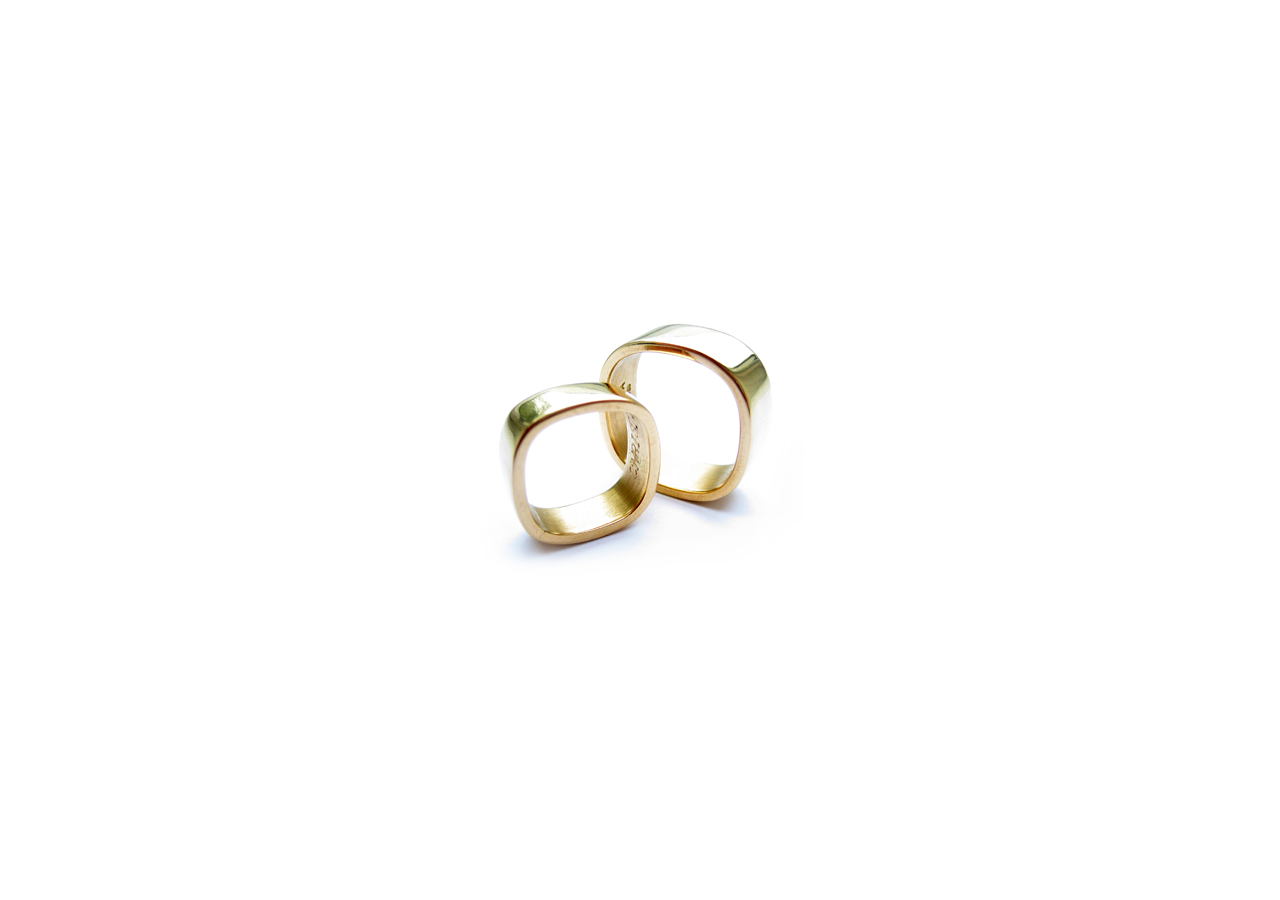
<file: index.html>
<!DOCTYPE html>
<html lang="da">
<head>
	<meta charset="utf-8" />
	<meta name="viewport" content="width=device-width,initial-scale=1,viewport-fit=cover">
	<title>Janne og Christian</title>
	<style>
		body{display:flex;height:100svh;justify-content:center;align-items:center;margin:0;background:#fff;}
		img{width:100%;max-width:330px;}
	</style>
</head>
<body>
	<img src="rings.png" />
</body>
</html>
</file>
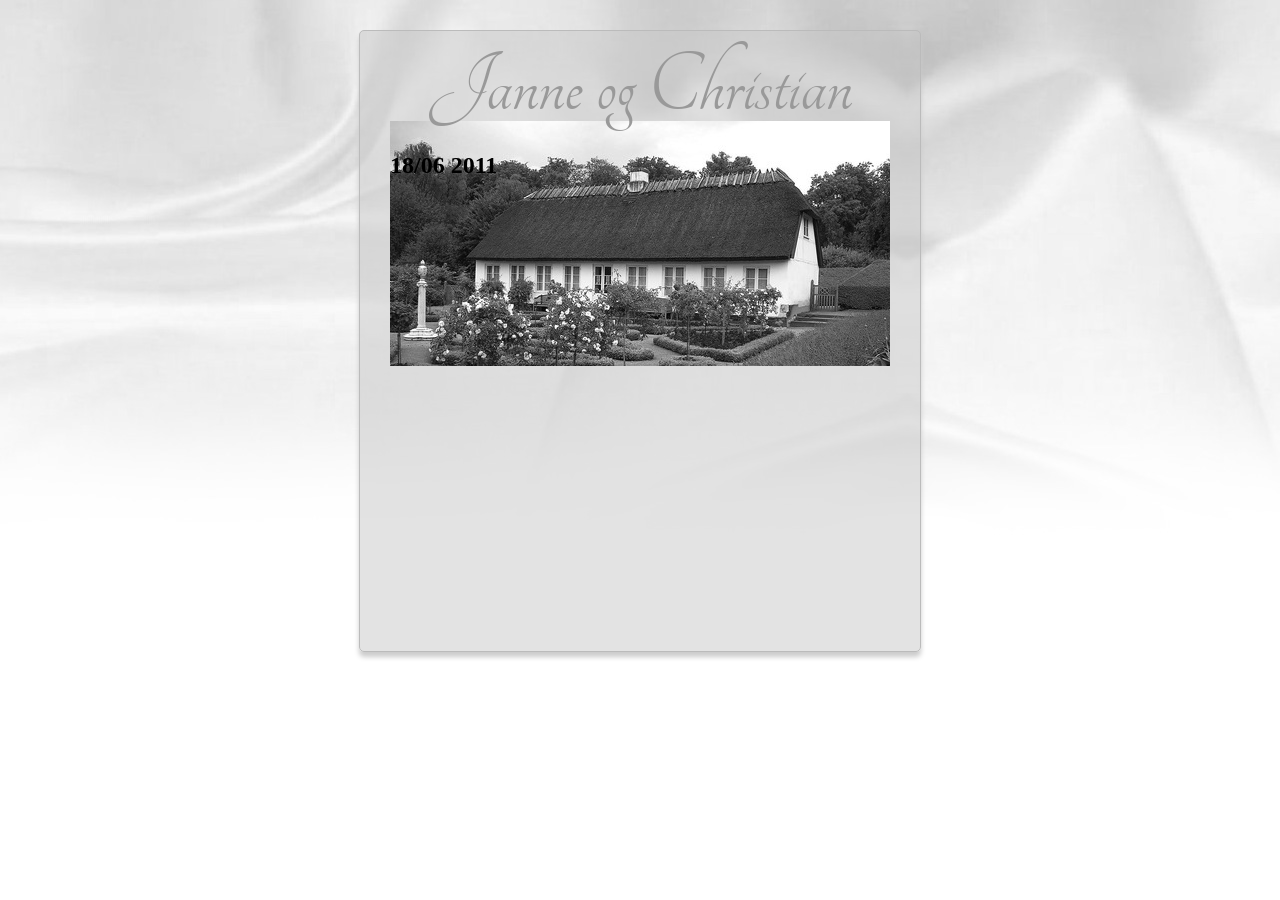
<file: version1/index.html>
<!DOCTYPE html>
<html lang="da">
<head>
	<meta charset="utf-8" />
	<title>Janne og Christian</title>
	<link rel="stylesheet" href="page.css" media="all" />
</head>
<body>
	<h1>Janne og Christian</h1>
	<h2>18/06 2011</h2>
</body>
</html>
</file>
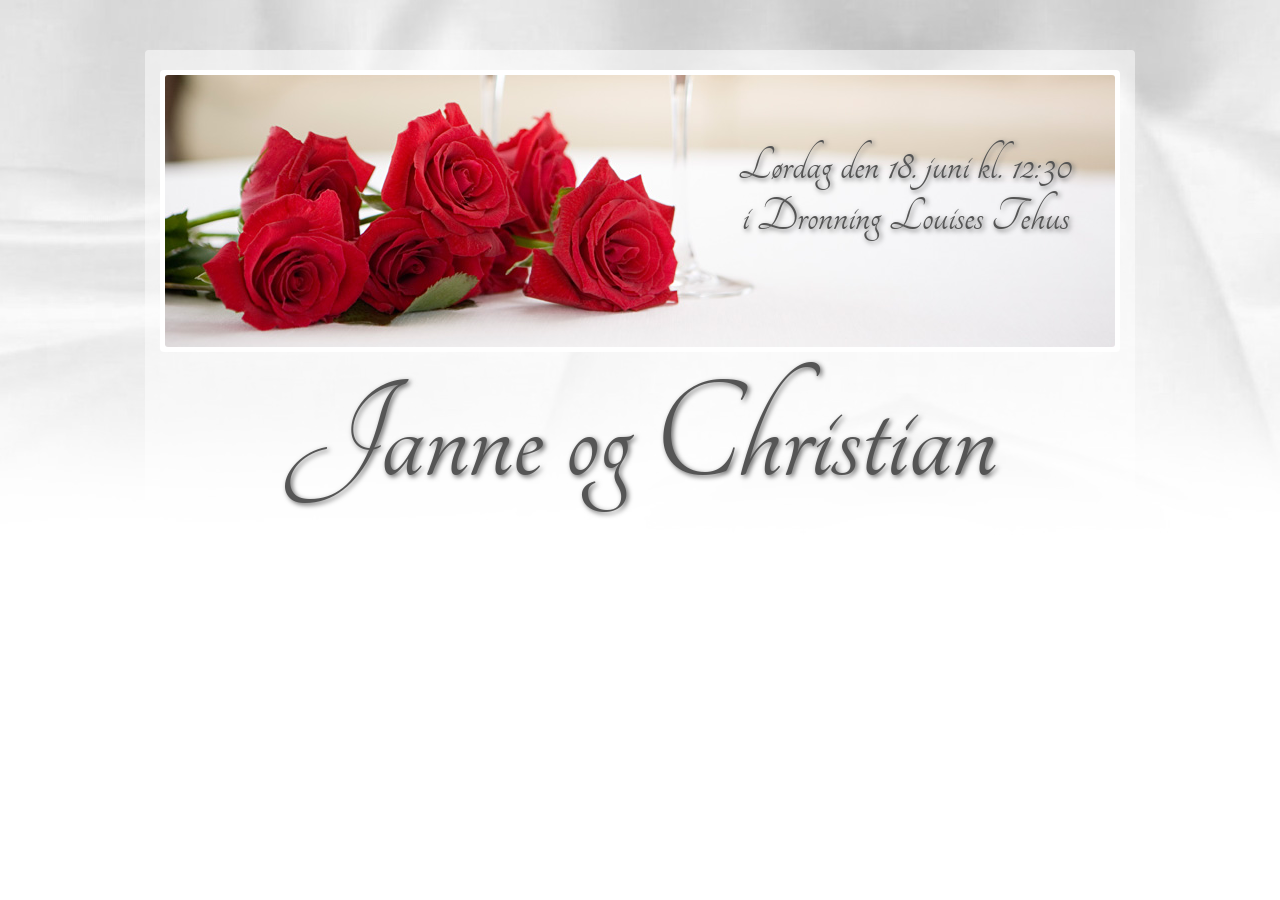
<file: version2/index.html>
<!DOCTYPE html>
<html lang="da">
<head>
	<meta charset="utf-8" />
	<title>Janne og Christian</title>
	<link rel="stylesheet" href="page.css" media="all" />
</head>
<body>
	<header>
		<figure>
			<img src="img/roses.jpg" alt="" />
			<figcaption>Lørdag den 18. juni kl. 12:30<br/> i Dronning Louises Tehus</figcaption>
		</figure>
		<h1>Janne og Christian</h1>
	</header>
</body>
</html>
</file>
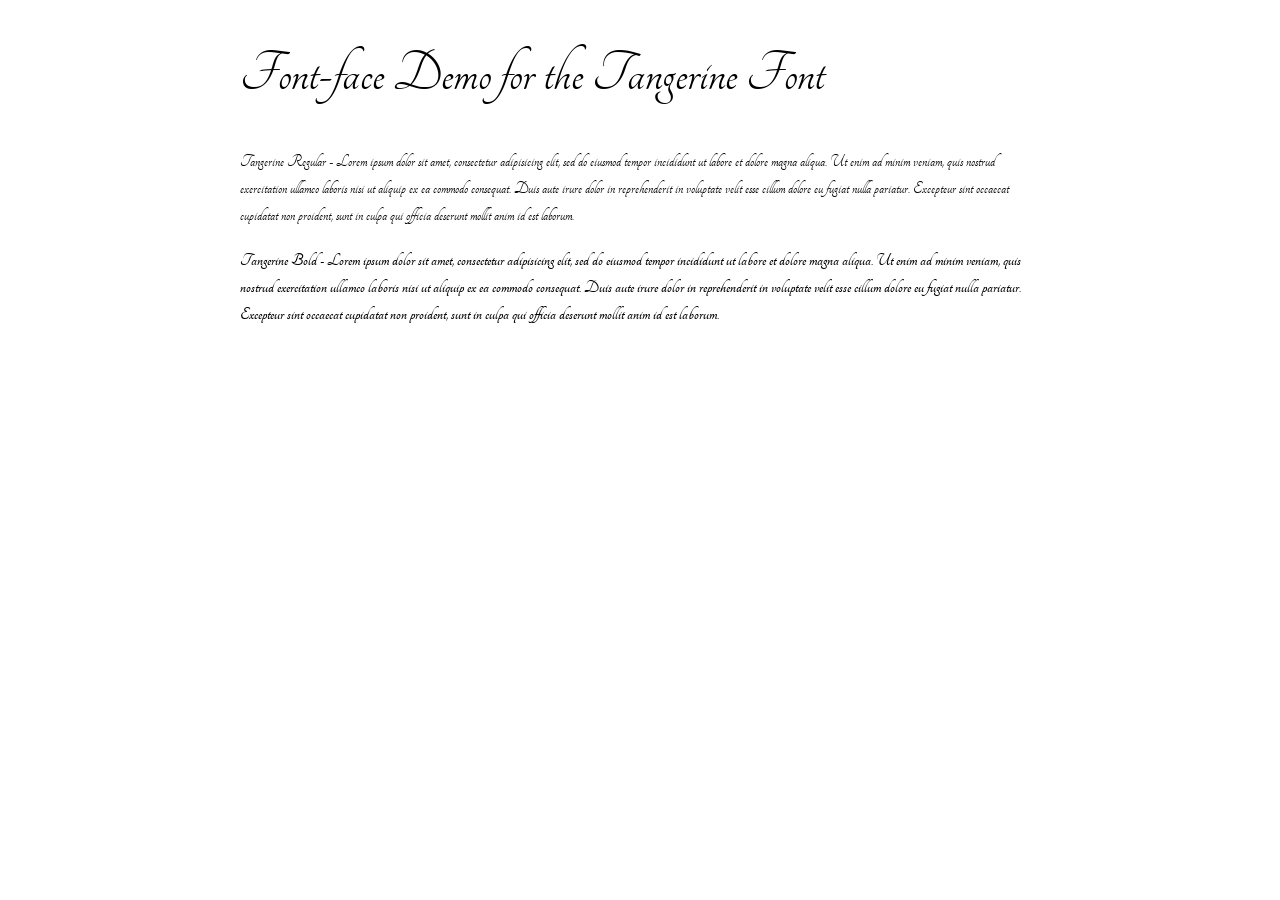
<file: version1/font/demo.html>
<!DOCTYPE html PUBLIC "-//W3C//DTD XHTML 1.0 Strict//EN"
	"http://www.w3.org/TR/xhtml1/DTD/xhtml1-strict.dtd">

<html xmlns="http://www.w3.org/1999/xhtml" xml:lang="en" lang="en">
<head>
	<meta http-equiv="Content-Type" content="text/html; charset=utf-8"/>

	<title>Font Face Demo</title>
	<link rel="stylesheet" href="stylesheet.css" type="text/css" charset="utf-8">
	<style type="text/css" media="screen">
		h1.fontface {font: 60px/68px 'TangerineRegular', Arial, sans-serif;letter-spacing: 0;}

		p.style1 {font: 18px/27px 'TangerineRegular', Arial, sans-serif;}
		p.style2 {font: 18px/27px 'TangerineBold', Arial, sans-serif;}
		
		#container {
			width: 800px;
			margin-left: auto;
			margin-right: auto;
		}
	</style>
</head>

<body>
	<div id="container">
		<h1 class="fontface">Font-face Demo for the Tangerine Font</h1>
	
	 

	<p class="style1">Tangerine Regular - Lorem ipsum dolor sit amet, consectetur adipisicing elit, sed do eiusmod tempor incididunt ut labore et dolore magna aliqua. Ut enim ad minim veniam, quis nostrud exercitation ullamco laboris nisi ut aliquip ex ea commodo consequat. Duis aute irure dolor in reprehenderit in voluptate velit esse cillum dolore eu fugiat nulla pariatur. Excepteur sint occaecat cupidatat non proident, sunt in culpa qui officia deserunt mollit anim id est laborum.</p>

	 

	<p class="style2">Tangerine Bold - Lorem ipsum dolor sit amet, consectetur adipisicing elit, sed do eiusmod tempor incididunt ut labore et dolore magna aliqua. Ut enim ad minim veniam, quis nostrud exercitation ullamco laboris nisi ut aliquip ex ea commodo consequat. Duis aute irure dolor in reprehenderit in voluptate velit esse cillum dolore eu fugiat nulla pariatur. Excepteur sint occaecat cupidatat non proident, sunt in culpa qui officia deserunt mollit anim id est laborum.</p>

		</div>
</body>
</html>
</file>
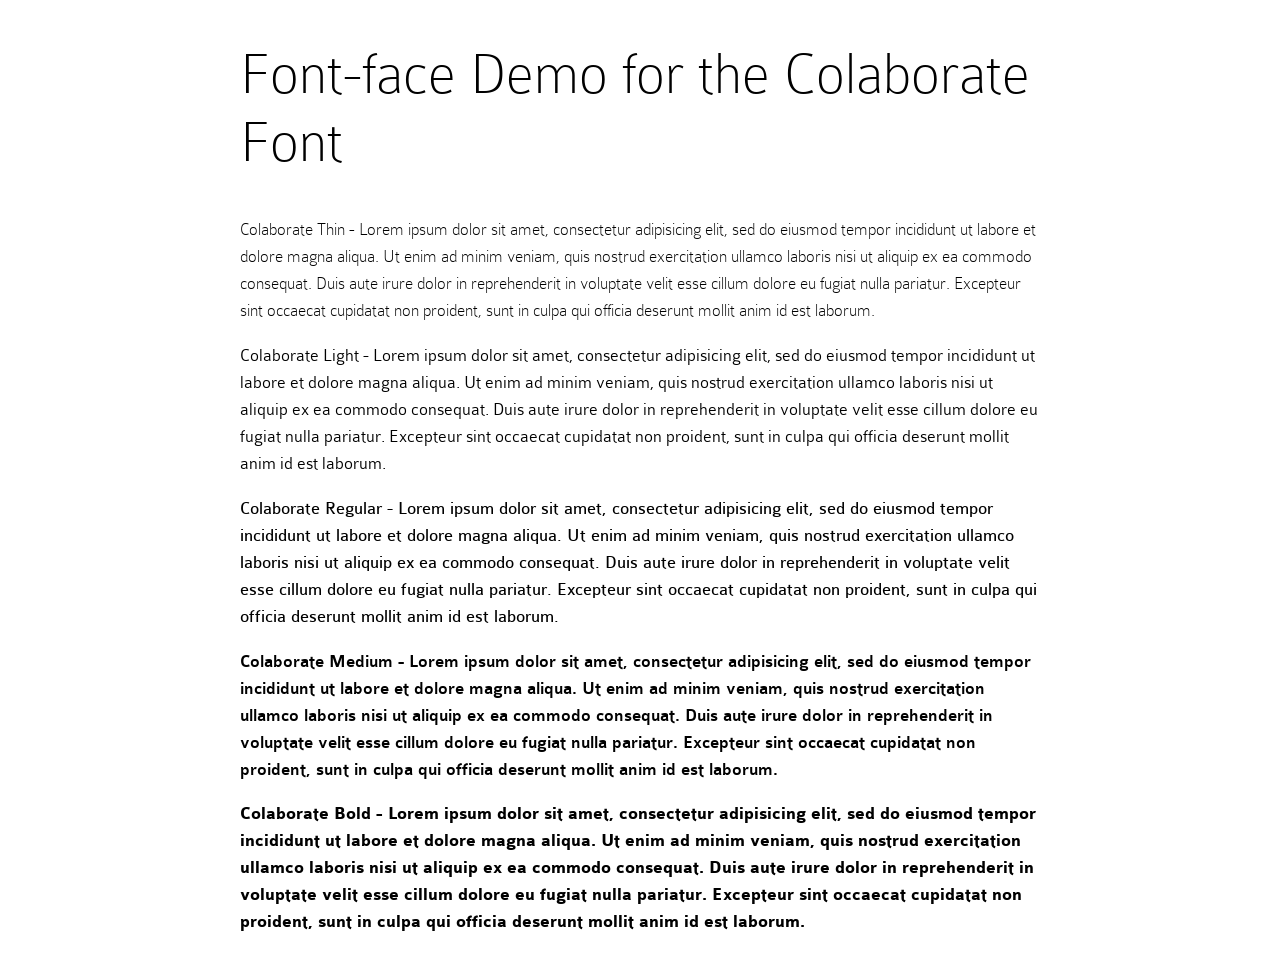
<file: version3/font/demo.html>
<!DOCTYPE html PUBLIC "-//W3C//DTD XHTML 1.0 Strict//EN"
	"http://www.w3.org/TR/xhtml1/DTD/xhtml1-strict.dtd">

<html xmlns="http://www.w3.org/1999/xhtml" xml:lang="en" lang="en">
<head>
	<meta http-equiv="Content-Type" content="text/html; charset=utf-8"/>

	<title>Font Face Demo</title>
	<link rel="stylesheet" href="stylesheet.css" type="text/css" charset="utf-8">
	<style type="text/css" media="screen">
		h1.fontface {font: 60px/68px 'ColaborateThinRegular', Arial, sans-serif;letter-spacing: 0;}

		p.style1 {font: 18px/27px 'ColaborateThinRegular', Arial, sans-serif;}
		p.style2 {font: 18px/27px 'ColaborateLightRegular', Arial, sans-serif;}
		p.style3 {font: 18px/27px 'ColaborateRegular', Arial, sans-serif;}
		p.style4 {font: 18px/27px 'ColaborateMediumRegular', Arial, sans-serif;}
		p.style5 {font: 18px/27px 'ColaborateBoldRegular', Arial, sans-serif;}
		
		#container {
			width: 800px;
			margin-left: auto;
			margin-right: auto;
		}
	</style>
</head>

<body>
	<div id="container">
		<h1 class="fontface">Font-face Demo for the Colaborate Font</h1>
	
	 

	<p class="style1">Colaborate Thin - Lorem ipsum dolor sit amet, consectetur adipisicing elit, sed do eiusmod tempor incididunt ut labore et dolore magna aliqua. Ut enim ad minim veniam, quis nostrud exercitation ullamco laboris nisi ut aliquip ex ea commodo consequat. Duis aute irure dolor in reprehenderit in voluptate velit esse cillum dolore eu fugiat nulla pariatur. Excepteur sint occaecat cupidatat non proident, sunt in culpa qui officia deserunt mollit anim id est laborum.</p>

	 

	<p class="style2">Colaborate Light - Lorem ipsum dolor sit amet, consectetur adipisicing elit, sed do eiusmod tempor incididunt ut labore et dolore magna aliqua. Ut enim ad minim veniam, quis nostrud exercitation ullamco laboris nisi ut aliquip ex ea commodo consequat. Duis aute irure dolor in reprehenderit in voluptate velit esse cillum dolore eu fugiat nulla pariatur. Excepteur sint occaecat cupidatat non proident, sunt in culpa qui officia deserunt mollit anim id est laborum.</p>

	 

	<p class="style3">Colaborate Regular - Lorem ipsum dolor sit amet, consectetur adipisicing elit, sed do eiusmod tempor incididunt ut labore et dolore magna aliqua. Ut enim ad minim veniam, quis nostrud exercitation ullamco laboris nisi ut aliquip ex ea commodo consequat. Duis aute irure dolor in reprehenderit in voluptate velit esse cillum dolore eu fugiat nulla pariatur. Excepteur sint occaecat cupidatat non proident, sunt in culpa qui officia deserunt mollit anim id est laborum.</p>

	 

	<p class="style4">Colaborate Medium - Lorem ipsum dolor sit amet, consectetur adipisicing elit, sed do eiusmod tempor incididunt ut labore et dolore magna aliqua. Ut enim ad minim veniam, quis nostrud exercitation ullamco laboris nisi ut aliquip ex ea commodo consequat. Duis aute irure dolor in reprehenderit in voluptate velit esse cillum dolore eu fugiat nulla pariatur. Excepteur sint occaecat cupidatat non proident, sunt in culpa qui officia deserunt mollit anim id est laborum.</p>

	 

	<p class="style5">Colaborate Bold - Lorem ipsum dolor sit amet, consectetur adipisicing elit, sed do eiusmod tempor incididunt ut labore et dolore magna aliqua. Ut enim ad minim veniam, quis nostrud exercitation ullamco laboris nisi ut aliquip ex ea commodo consequat. Duis aute irure dolor in reprehenderit in voluptate velit esse cillum dolore eu fugiat nulla pariatur. Excepteur sint occaecat cupidatat non proident, sunt in culpa qui officia deserunt mollit anim id est laborum.</p>

		</div>
</body>
</html>
</file>
<file: version1/page.css>
@font-face {
    font-family: 'TangerineRegular';
    src: url('font/Tangerine_Regular-webfont.eot');
    src: url('font/Tangerine_Regular-webfont.eot?#iefix') format('embedded-opentype'),
         url('font/Tangerine_Regular-webfont.woff') format('woff'),
         url('font/Tangerine_Regular-webfont.ttf') format('truetype'),
         url('font/Tangerine_Regular-webfont.svg#TangerineRegular') format('svg');
    font-weight: normal;
    font-style: normal;

}

@font-face {
    font-family: 'TangerineBold';
    src: url('font/Tangerine_Bold-webfont.eot');
    src: url('font/Tangerine_Bold-webfont.eot?#iefix') format('embedded-opentype'),
         url('font/Tangerine_Bold-webfont.woff') format('woff'),
         url('font/Tangerine_Bold-webfont.ttf') format('truetype'),
         url('font/Tangerine_Bold-webfont.svg#TangerineBold') format('svg');
    font-weight: normal;
    font-style: normal;

}
html{background:#fff url(img/bg.jpg) repeat-x 0 0}
body{background-color:#eee;background:rgba(200, 200, 200, 0.5) url(img/tehus2.jpg) no-repeat 50% 90px;width:500px;margin:30px auto;min-height:600px;padding:10px 30px;border:1px solid #bbb;border-radius:5px;box-shadow:0 5px 5px #ccc}
h1{margin:0;color:#999;font:normal 90px/normal TangerineRegular,'times new roman',serif;text-align:Center}
</file>
<file: version2/page.css>
@font-face {
    font-family: 'TangerineRegular';
    src: url('font/Tangerine_Regular-webfont.eot');
    src: url('font/Tangerine_Regular-webfont.eot?#iefix') format('embedded-opentype'),
         url('font/Tangerine_Regular-webfont.woff') format('woff'),
         url('font/Tangerine_Regular-webfont.ttf') format('truetype'),
         url('font/Tangerine_Regular-webfont.svg#TangerineRegular') format('svg');
    font-weight: normal;
    font-style: normal;

}

@font-face {
    font-family: 'TangerineBold';
    src: url('font/Tangerine_Bold-webfont.eot');
    src: url('font/Tangerine_Bold-webfont.eot?#iefix') format('embedded-opentype'),
         url('font/Tangerine_Bold-webfont.woff') format('woff'),
         url('font/Tangerine_Bold-webfont.ttf') format('truetype'),
         url('font/Tangerine_Bold-webfont.svg#TangerineBold') format('svg');
    font-weight: normal;
    font-style: normal;

}
/*
html{background:#fff url(/img/bg.jpg) repeat-x 0 0}
body{background-color:#eee;background:rgba(200, 200, 200, 0.5) url(/img/tehus2.jpg) no-repeat 50% 90px;width:500px;margin:30px auto;min-height:600px;padding:10px 30px;border:1px solid #bbb;border-radius:5px;box-shadow:0 5px 5px #ccc}
h1{margin:0;color:#999;font:normal 90px/normal TangerineRegular,'times new roman',serif;text-align:Center}
*/
html{background:#fff url(img/bg.jpg) repeat-x 0 0}
body{width:990px;margin:50px auto;padding:20px 0;background-color:#fff;background:rgba(255, 255, 255, 0.5);-moz-border-radius:4px;border-radius:4px}
header{display:block}
h1{margin:0;padding:10px 0;color:#555;font:normal 150px/normal TangerineRegular,'times new roman',serif;text-align:center;text-shadow:2px 2px 5px #666}
figure{display:block;width:950px;margin:0 auto;padding:5px;position:relative;height:272px;background:#fff;-moz-border-radius:4px;border-radius:4px}
figure img{display:block;-moz-border-radius:3px;border-radius:3px}
figcaption{position:absolute;width:350px;top:70px;right:40px;display:block;color:#555;font:normal 50px/normal TangerineRegular,'times new roman',serif;text-align:center;text-shadow:2px 2px 5px #666}
</file>
<file: version1/font/stylesheet.css>
/* Generated by Font Squirrel (http://www.fontsquirrel.com) on May 5, 2011 02:33:41 PM America/New_York */



@font-face {
    font-family: 'TangerineRegular';
    src: url('Tangerine_Regular-webfont.eot');
    src: url('Tangerine_Regular-webfont.eot?#iefix') format('embedded-opentype'),
         url('Tangerine_Regular-webfont.woff') format('woff'),
         url('Tangerine_Regular-webfont.ttf') format('truetype'),
         url('Tangerine_Regular-webfont.svg#TangerineRegular') format('svg');
    font-weight: normal;
    font-style: normal;

}

@font-face {
    font-family: 'TangerineBold';
    src: url('Tangerine_Bold-webfont.eot');
    src: url('Tangerine_Bold-webfont.eot?#iefix') format('embedded-opentype'),
         url('Tangerine_Bold-webfont.woff') format('woff'),
         url('Tangerine_Bold-webfont.ttf') format('truetype'),
         url('Tangerine_Bold-webfont.svg#TangerineBold') format('svg');
    font-weight: normal;
    font-style: normal;

}
</file>
<file: version3/font/stylesheet.css>
/* Generated by Font Squirrel (http://www.fontsquirrel.com) on May 28, 2011 10:20:47 AM America/New_York */



@font-face {
    font-family: 'ColaborateThinRegular';
    src: url('ColabThi-webfont.eot');
    src: url('ColabThi-webfont.eot?#iefix') format('embedded-opentype'),
         url('ColabThi-webfont.woff') format('woff'),
         url('ColabThi-webfont.ttf') format('truetype'),
         url('ColabThi-webfont.svg#ColaborateThinRegular') format('svg');
    font-weight: normal;
    font-style: normal;

}

@font-face {
    font-family: 'ColaborateLightRegular';
    src: url('ColabLig-webfont.eot');
    src: url('ColabLig-webfont.eot?#iefix') format('embedded-opentype'),
         url('ColabLig-webfont.woff') format('woff'),
         url('ColabLig-webfont.ttf') format('truetype'),
         url('ColabLig-webfont.svg#ColaborateLightRegular') format('svg');
    font-weight: normal;
    font-style: normal;

}

@font-face {
    font-family: 'ColaborateRegular';
    src: url('ColabReg-webfont.eot');
    src: url('ColabReg-webfont.eot?#iefix') format('embedded-opentype'),
         url('ColabReg-webfont.woff') format('woff'),
         url('ColabReg-webfont.ttf') format('truetype'),
         url('ColabReg-webfont.svg#ColaborateRegular') format('svg');
    font-weight: normal;
    font-style: normal;

}

@font-face {
    font-family: 'ColaborateMediumRegular';
    src: url('ColabMed-webfont.eot');
    src: url('ColabMed-webfont.eot?#iefix') format('embedded-opentype'),
         url('ColabMed-webfont.woff') format('woff'),
         url('ColabMed-webfont.ttf') format('truetype'),
         url('ColabMed-webfont.svg#ColaborateMediumRegular') format('svg');
    font-weight: normal;
    font-style: normal;

}

@font-face {
    font-family: 'ColaborateBoldRegular';
    src: url('ColabBol-webfont.eot');
    src: url('ColabBol-webfont.eot?#iefix') format('embedded-opentype'),
         url('ColabBol-webfont.woff') format('woff'),
         url('ColabBol-webfont.ttf') format('truetype'),
         url('ColabBol-webfont.svg#ColaborateBoldRegular') format('svg');
    font-weight: normal;
    font-style: normal;

}
</file>
